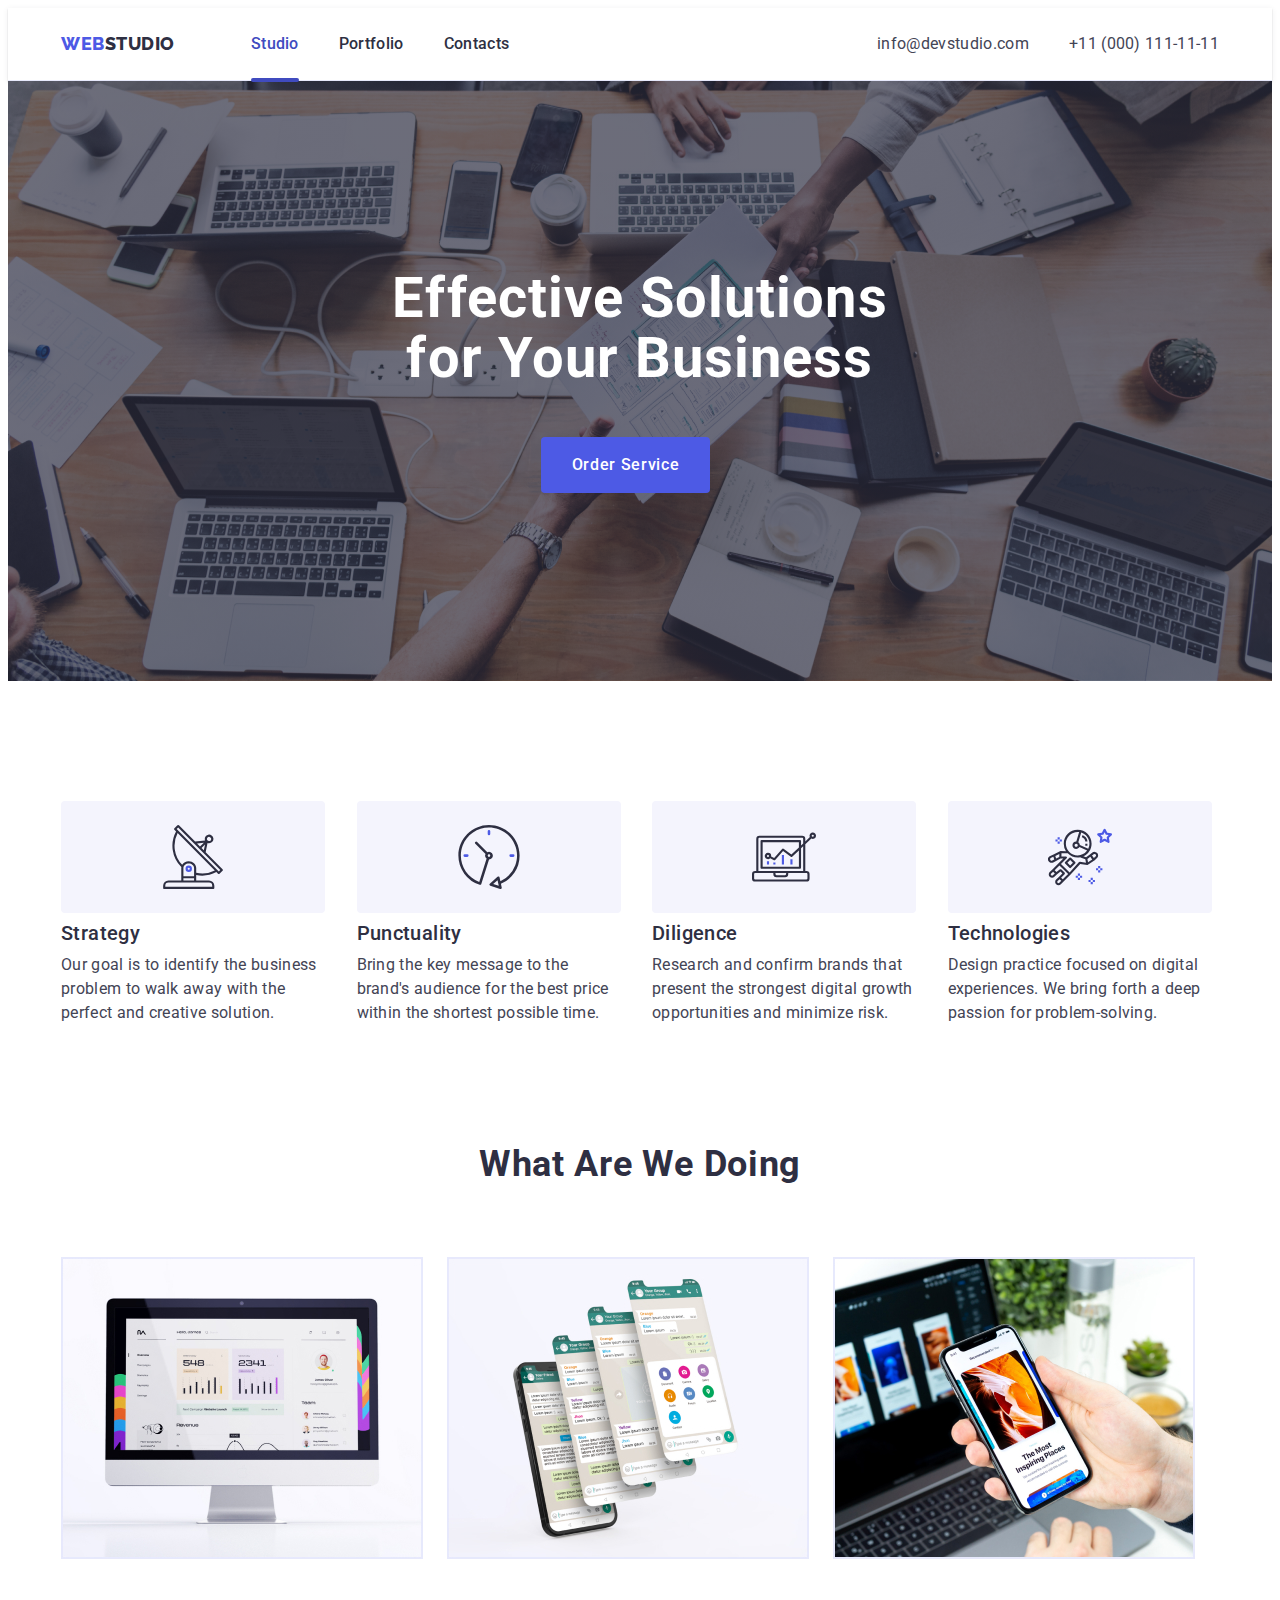
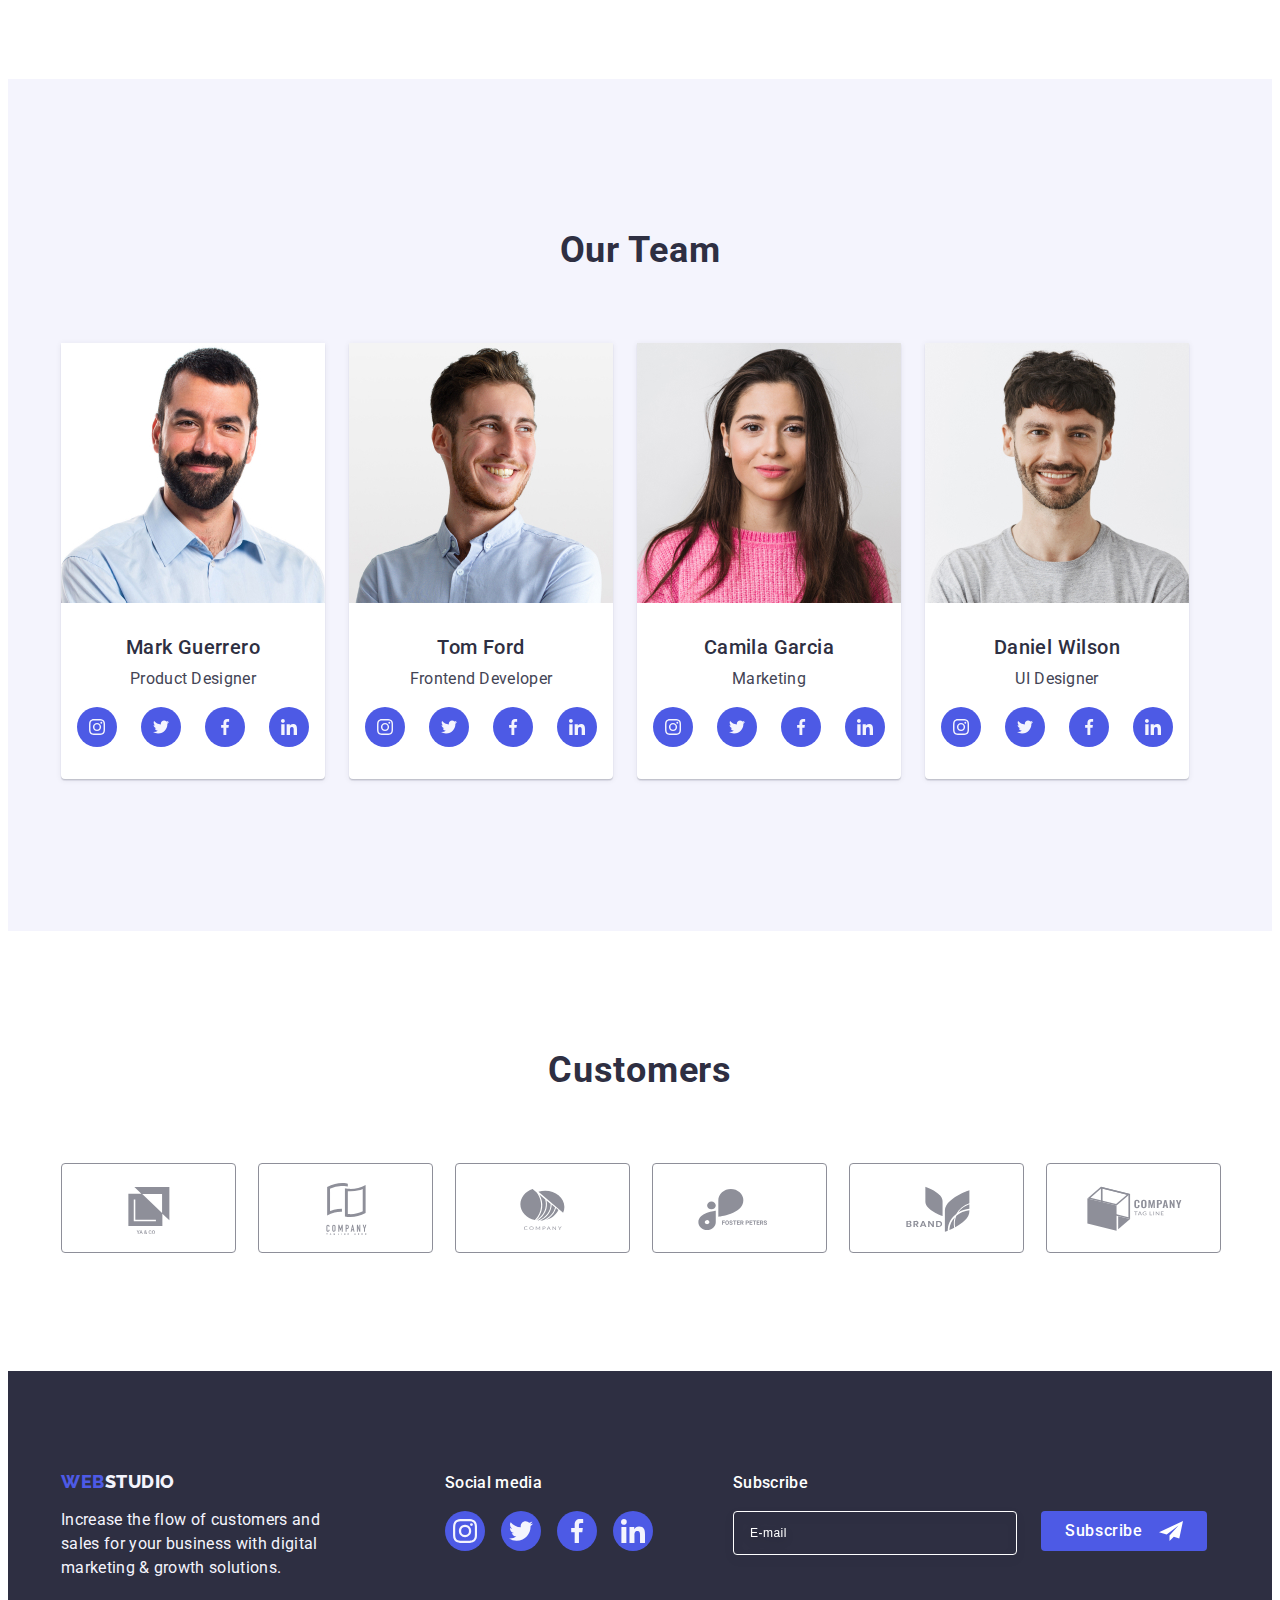
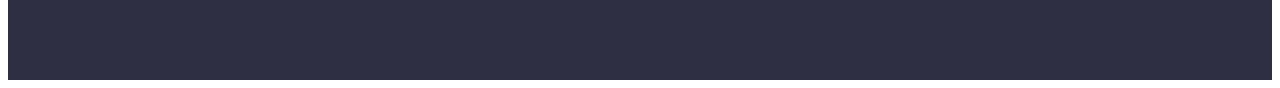
<file: index.html>
<!DOCTYPE html>
<html lang="en">
  <head>
    <meta charset="UTF-8" />
    <meta http-equiv="X-UA-Compatible" content="IE=edge" />
    <meta name="viewport" content="width=device-width, initial-scale=1.0" />
    <link rel="preconnect" href="https://fonts.googleapis.com" />
    <link rel="preconnect" href="https://fonts.gstatic.com" crossorigin />
    <link
      href="https://fonts.googleapis.com/css2?family=Raleway:wght@800&family=Roboto:wght@400;500;700&display=swap"
      rel="stylesheet"
    />
    <title>Web Studio</title>
    <link
      rel="stylesheet"
      href="https://cdnjs.cloudflare.com/ajax/libs/modern-normalize/2.0.0/modern-normalize.min.css"
      integrity="sha512-4xo8blKMVCiXpTaLzQSLSw3KFOVPWhm/TRtuPVc4WG6kUgjH6J03IBuG7JZPkcWMxJ5huwaBpOpnwYElP/m6wg=="
      crossorigin="anonymous"
      referrerpolicy="no-referrer"
    />
    <link
      rel="stylesheet"
      href="https://cdnjs.cloudflare.com/ajax/libs/modern-normalize/2.0.0/modern-normalize.min.css"
      integrity="sha512-4xo8blKMVCiXpTaLzQSLSw3KFOVPWhm/TRtuPVc4WG6kUgjH6J03IBuG7JZPkcWMxJ5huwaBpOpnwYElP/m6wg=="
      crossorigin="anonymous"
      referrerpolicy="no-referrer"
    />
    <link rel="stylesheet" href="./css/style.css" />
  </head>
  <body>
    <header class="header">
      <div class="container header-container">
        <nav class="header-navigation">
          <a href="./index.html" class="header-logo link"
            >Web<span class="logo-word">Studio</span>
          </a>
          <ul class="header-navigation-list list">
            <li class="header-nav link">
              <a href="./index.html" class="header-navigation-link current link"
                >Studio</a
              >
            </li>
            <li class="header-nav link">
              <a href="./portfolio.html" class="header-navigation-link link"
                >Portfolio</a
              >
            </li>
            <li class="header-nav link">
              <a href="" class="header-navigation-link link">Contacts</a>
            </li>
          </ul>
        </nav>
        <address class="main-adress">
          <ul class="header-contacts-wrap list">
            <li class="header-contacts-list link">
              <a
                href="mailto:info@devstudio.com"
                class="header-contacts-link link"
                >info@devstudio.com</a
              >
            </li>
            <li class="header-contacts-list">
              <a href="tel:+110001111111" class="header-contacts-link link"
                >+11 (000) 111-11-11</a
              >
            </li>
          </ul>
        </address>
      </div>
    </header>

    <main class="main">
      <section class="beggining">
        <div class="container beggining-container">
          <h1 class="main-title">Effective Solutions for Your Business</h1>
          <button type="button" class="main-button" data-modal-open>
            Order Service
          </button>
        </div>
      </section>

      <section class="benefits-section">
        <div class="container benefits-container">
          <h2 class="visually-hidden">Benefits</h2>
          <ul class="main-benefits link list">
            <li class="benefits-item">
              <div class="benefits-block">
                <svg class="benefits-svg" width="64" height="64">
                  <use href="./images/icons.svg#icon-antenna"></use>
                </svg>
              </div>
              <h3 class="main-benefits-title">Strategy</h3>
              <p class="main-paragraph-benefits">
                Our goal is to identify the business problem to walk away with
                the perfect and creative solution.
              </p>
            </li>
            <li class="benefits-item">
              <div class="benefits-block">
                <svg class="benefits-svg" width="64" height="64">
                  <use href="./images/icons.svg#icon-clock"></use>
                </svg>
              </div>
              <h3 class="main-benefits-title">Punctuality</h3>
              <p class="main-paragraph-benefits">
                Bring the key message to the brand's audience for the best price
                within the shortest possible time.
              </p>
            </li>
            <li class="benefits-item">
              <div class="benefits-block">
                <svg class="benefits-svg" width="64" height="64">
                  <use href="./images/icons.svg#icon-diagram"></use>
                </svg>
              </div>
              <h3 class="main-benefits-title">Diligence</h3>
              <p class="main-paragraph-benefits">
                Research and confirm brands that present the strongest digital
                growth opportunities and minimize risk.
              </p>
            </li>
            <li class="benefits-item">
              <div class="benefits-block">
                <svg class="benefits-svg" width="64" height="64">
                  <use href="./images/icons.svg#icon-astronaut"></use>
                </svg>
              </div>
              <h3 class="main-benefits-title">Technologies</h3>
              <p class="main-paragraph-benefits">
                Design practice focused on digital experiences. We bring forth a
                deep passion for problem-solving.
              </p>
            </li>
          </ul>
        </div>
      </section>

      <section class="doing-section">
        <div class="container">
          <h2 class="main-section-name">What are we doing</h2>
          <ul class="doing-wrapper list">
            <li class="doing-item">
              <img
                src="./images/img1.jpg"
                alt="Computer"
                width="360"
                height="300"
              />
            </li>
            <li class="doing-item">
              <img
                src="./images/img2.jpg"
                alt="Chat"
                width="360"
                height="300"
              />
            </li>
            <li class="doing-item">
              <img
                src="./images/img3.jpg"
                alt="Phone"
                width="360"
                height="300"
              />
            </li>
          </ul>
        </div>
      </section>

      <section class="main-team">
        <div class="container team-container">
          <h2 class="main-team-name">Our Team</h2>
          <ul class="team-wrap list">
            <li class="team-img">
              <img
                src="./images/imgperson1.jpg"
                alt="Person"
                width="264"
                height="260"
              />
              <div class="team-container-names">
                <h3 class="main-team-subtitle">Mark Guerrero</h3>
                <p class="main-team-text">Product Designer</p>
                <ul class="icon-box list">
                  <li class="team-soc-media link">
                    <a
                      href=""
                      aria-label="instagram"
                      target="_blank"
                      rel="noopener noreferrer"
                      class="team-link"
                    >
                      <svg class="team-svg" width="16" height="16">
                        <use href="./images/icons.svg#icon-instagramteam"></use>
                      </svg>
                    </a>
                  </li>
                  <li class="team-soc-media link">
                    <a
                      href=""
                      aria-label="twitter"
                      target="_blank"
                      rel="noopener noreferrer"
                      class="team-link"
                    >
                      <svg class="team-svg" width="16" height="16">
                        <use href="./images/icons.svg#icon-twitterteam"></use>
                      </svg>
                    </a>
                  </li>
                  <li class="team-soc-media link">
                    <a
                      href=""
                      aria-label="facebook"
                      target="_blank"
                      rel="noopener noreferrer"
                      class="team-link"
                    >
                      <svg class="team-svg" width="16" height="16">
                        <use href="./images/icons.svg#icon-facebookteam"></use>
                      </svg>
                    </a>
                  </li>
                  <li class="team-soc-media link">
                    <a
                      href=""
                      aria-label="linkedin"
                      target="_blank"
                      rel="noopener noreferrer"
                      class="team-link"
                    >
                      <svg class="team-svg" width="16" height="16">
                        <use href="./images/icons.svg#icon-linkedinteam"></use>
                      </svg>
                    </a>
                  </li>
                </ul>
              </div>
            </li>
            <li class="team-img">
              <img
                src="./images/imgperson2.jpg"
                alt="Person"
                width="264"
                height="260"
              />
              <div class="team-container-names">
                <h3 class="main-team-subtitle">Tom Ford</h3>
                <p class="main-team-text">Frontend Developer</p>
                <ul class="icon-box list">
                  <li class="team-soc-media link">
                    <a
                      href=""
                      aria-label="instagram"
                      target="_blank"
                      rel="noopener noreferrer"
                      class="team-link"
                    >
                      <svg class="team-svg" width="16" height="16">
                        <use href="./images/icons.svg#icon-instagramteam"></use>
                      </svg>
                    </a>
                  </li>
                  <li class="team-soc-media link">
                    <a
                      href=""
                      aria-label="twitter"
                      target="_blank"
                      rel="noopener noreferrer"
                      class="team-link"
                    >
                      <svg class="team-svg" width="16" height="16">
                        <use href="./images/icons.svg#icon-twitterteam"></use>
                      </svg>
                    </a>
                  </li>
                  <li class="team-soc-media link">
                    <a
                      href=""
                      aria-label="facebook"
                      target="_blank"
                      rel="noopener noreferrer"
                      class="team-link"
                    >
                      <svg class="team-svg" width="16" height="16">
                        <use href="./images/icons.svg#icon-facebookteam"></use>
                      </svg>
                    </a>
                  </li>
                  <li class="team-soc-media link">
                    <a
                      href=""
                      aria-label="linkedin"
                      target="_blank"
                      rel="noopener noreferrer"
                      class="team-link"
                    >
                      <svg class="team-svg" width="16" height="16">
                        <use href="./images/icons.svg#icon-linkedinteam"></use>
                      </svg>
                    </a>
                  </li>
                </ul>
              </div>
            </li>
            <li class="team-img">
              <img
                src="./images/imgperson3.jpg"
                alt="Person"
                width="264"
                height="260"
              />
              <div class="team-container-names">
                <h3 class="main-team-subtitle">Camila Garcia</h3>
                <p class="main-team-text">Marketing</p>
                <ul class="icon-box list">
                  <li class="team-soc-media link">
                    <a
                      href=""
                      aria-label="instagram"
                      target="_blank"
                      rel="noopener noreferrer"
                      class="team-link"
                    >
                      <svg class="team-svg" width="16" height="16">
                        <use href="./images/icons.svg#icon-instagramteam"></use>
                      </svg>
                    </a>
                  </li>
                  <li class="team-soc-media link">
                    <a
                      href=""
                      aria-label="twitter"
                      target="_blank"
                      rel="noopener noreferrer"
                      class="team-link"
                    >
                      <svg class="team-svg" width="16" height="16">
                        <use href="./images/icons.svg#icon-twitterteam"></use>
                      </svg>
                    </a>
                  </li>
                  <li class="team-soc-media link">
                    <a
                      href=""
                      aria-label="facebook"
                      target="_blank"
                      rel="noopener noreferrer"
                      class="team-link"
                    >
                      <svg class="team-svg" width="16" height="16">
                        <use href="./images/icons.svg#icon-facebookteam"></use>
                      </svg>
                    </a>
                  </li>
                  <li class="team-soc-media link">
                    <a
                      href=""
                      aria-label="linkedin"
                      target="_blank"
                      rel="noopener noreferrer"
                      class="team-link"
                    >
                      <svg class="team-svg" width="16" height="16">
                        <use href="./images/icons.svg#icon-linkedinteam"></use>
                      </svg>
                    </a>
                  </li>
                </ul>
              </div>
            </li>
            <li class="team-img">
              <img
                src="./images/imgperson4.jpg"
                alt="Person"
                width="264"
                height="260"
              />
              <div class="team-container-names">
                <h3 class="main-team-subtitle">Daniel Wilson</h3>
                <p class="main-team-text">UI Designer</p>
                <ul class="icon-box list">
                  <li class="team-soc-media link">
                    <a
                      href=""
                      aria-label="instagram"
                      target="_blank"
                      rel="noopener noreferrer"
                      class="team-link"
                    >
                      <svg class="team-svg" width="16" height="16">
                        <use href="./images/icons.svg#icon-instagramteam"></use>
                      </svg>
                    </a>
                  </li>
                  <li class="team-soc-media link">
                    <a
                      href=""
                      aria-label="twitter"
                      target="_blank"
                      rel="noopener noreferrer"
                      class="team-link"
                    >
                      <svg class="team-svg" width="16" height="16">
                        <use href="./images/icons.svg#icon-twitterteam"></use>
                      </svg>
                    </a>
                  </li>
                  <li class="team-soc-media link">
                    <a
                      href=""
                      aria-label="facebook"
                      target="_blank"
                      rel="noopener noreferrer"
                      class="team-link"
                    >
                      <svg class="team-svg" width="16" height="16">
                        <use href="./images/icons.svg#icon-facebookteam"></use>
                      </svg>
                    </a>
                  </li>
                  <li class="team-soc-media link">
                    <a
                      href=""
                      aria-label="linkedin"
                      target="_blank"
                      rel="noopener noreferrer"
                      class="team-link"
                    >
                      <svg class="team-svg" width="16" height="16">
                        <use href="./images/icons.svg#icon-linkedinteam"></use>
                      </svg>
                    </a>
                  </li>
                </ul>
              </div>
            </li>
          </ul>
        </div>
      </section>

      <section class="customers">
        <div class="container customers-container">
          <h2 class="customers-title">Customers</h2>
          <ul class="cust-list list">
            <li class="cust-item link">
              <a
                href=""
                target="_blank"
                rel="noopener noreferrer"
                class="cust-link"
              >
                <svg class="customers-logos" width="104" height="56">
                  <use href="./images/icons.svg#icon-firstcust"></use></svg
              ></a>
            </li>
            <li class="cust-item link">
              <a
                href=""
                target="_blank"
                rel="noopener noreferrer"
                class="cust-link"
              >
                <svg class="customers-logos" width="104" height="56">
                  <use href="./images/icons.svg#icon-secondcust"></use></svg
              ></a>
            </li>
            <li class="cust-item link">
              <a
                href=""
                target="_blank"
                rel="noopener noreferrer"
                class="cust-link"
              >
                <svg class="customers-logos" width="104" height="56">
                  <use href="./images/icons.svg#icon-thirdcust"></use></svg
              ></a>
            </li>
            <li class="cust-item link">
              <a
                href=""
                target="_blank"
                rel="noopener noreferrer"
                class="cust-link"
              >
                <svg class="customers-logos" width="104" height="56">
                  <use href="./images/icons.svg#icon-fourthcust"></use></svg
              ></a>
            </li>
            <li class="cust-item link">
              <a
                href=""
                target="_blank"
                rel="noopener noreferrer"
                class="cust-link"
              >
                <svg class="customers-logos" width="104" height="56">
                  <use href="./images/icons.svg#icon-fifthcust"></use></svg
              ></a>
            </li>
            <li class="cust-item link">
              <a
                href=""
                target="_blank"
                rel="noopener noreferrer"
                class="cust-link"
              >
                <svg class="customers-logos" width="104" height="56">
                  <use href="./images/icons.svg#icon-sixthcust"></use></svg
              ></a>
            </li>
          </ul>
        </div>
      </section>
    </main>

    <footer class="footer">
      <div class="container footer-container">
        <div class="logo-and-text">
          <a href="./index.html" class="footer-logo link"
            >Web<span class="footer-logo-span">Studio</span>
          </a>
          <p class="footer-text">
            Increase the flow of customers and sales for your business with
            digital marketing & growth solutions.
          </p>
        </div>

        <div class="soc-media-container">
          <p class="soc-footer-text">Social media</p>
          <ul class="footer-icon-list list">
            <li class="icon-link link">
              <a
                href=""
                aria-label="instagram"
                target="_blank"
                rel="noopener noreferrer"
                class="footer-soc"
              >
                <svg class="footer-svg" width="24" height="24">
                  <use href="./images/icons.svg#icon-instagramteam"></use>
                </svg>
              </a>
            </li>
            <li class="icon-link link">
              <a
                href=""
                aria-label="twitter"
                target="_blank"
                rel="noopener noreferrer"
                class="footer-soc"
              >
                <svg class="footer-svg" width="24" height="24">
                  <use href="./images/icons.svg#icon-twitterteam"></use>
                </svg>
              </a>
            </li>
            <li class="icon-link link">
              <a
                href=""
                aria-label="facebook"
                target="_blank"
                rel="noopener noreferrer"
                class="footer-soc"
              >
                <svg class="footer-svg" width="24" height="24">
                  <use href="./images/icons.svg#icon-facebookteam"></use>
                </svg>
              </a>
            </li>
            <li class="icon-link link">
              <a
                href=""
                aria-label="linkedin"
                target="_blank"
                rel="noopener noreferrer"
                class="footer-soc"
              >
                <svg class="footer-svg" width="24" height="24">
                  <use href="./images/icons.svg#icon-linkedinteam"></use>
                </svg>
              </a>
            </li>
          </ul>
        </div>

        <div class="subscribe-box">
          <p class="subscribe-title">Subscribe</p>
          <form class="footer-subscribe">
            <label for="subscribe" class="sub-label">
              <input
                type="email"
                name="footer-email"
                id="subscribe"
                class="input-subscribe"
                placeholder="E-mail"
            /></label>
            <button type="submit" class="subscribe-btn">
              Subscribe
              <svg class="subscribe-icon" width="24" height="24">
                <use href="./images/icons.svg#icon-subscribe"></use>
              </svg>
            </button>
          </form>
        </div>
      </div>
    </footer>
    <div class="backdrop is-hidden" data-modal>
      <div class="modal">
        <button type="button" class="close-btn" data-modal-close>
          <svg class="close-icon" width="8" height="8">
            <use href="./images/icons.svg#icon-close"></use>
          </svg>
        </button>
        <p class="modal-title">Leave your contacts and we will call you back</p>
        <form class="modal-form">
          <div class="modal-field">
            <label for="user-name" class="modal-label">Name</label>
            <div class="input-wrap">
              <input
                type="text"
                name="user-name"
                id="user-name"
                class="modal-input"
              />
              <svg class="modal-svg" width="18" height="24">
                <use href="./images/icons.svg#icon-order-person"></use>
              </svg>
            </div>
          </div>
          <div class="modal-field">
            <label for="phone" class="modal-label">Phone</label>
            <div class="input-wrap">
              <input type="text" name="phone" id="phone" class="modal-input" />
              <svg class="modal-svg" width="18" height="24">
                <use href="./images/icons.svg#icon-order-phone"></use>
              </svg>
            </div>
          </div>
          <div class="modal-field">
            <label for="email" class="modal-label">Email</label>
            <div class="input-wrap">
              <input type="text" name="email" id="email" class="modal-input" />
              <svg class="modal-svg" width="18" height="24">
                <use href="./images/icons.svg#icon-order-mail"></use>
              </svg>
            </div>
          </div>
          <div class="modal-comment">
            <label for="user-comment" class="modal-label">Comment</label>
            <textarea
              name="user-comment"
              id="user-comment"
              placeholder="Text input"
              class="modal-textarea"
            ></textarea>
          </div>
          <div class="modal-checkbox">
            <input
              type="checkbox"
              name="user-privacy"
              id="user-privacy"
              class="input-terms visually-hidden"
              value="true"
            />
            <label for="user-privacy" class="terms-text">
              <span class="user-privacy-span">
                <svg class="terms-icon" width="10" height="8">
                  <use href="./images/icons.svg#icon-terms"></use>
                </svg>
              </span>
              I accept the terms and conditions of the&nbsp;
              <a href="" class="privacy-link">Privacy Policy</a>
            </label>
          </div>
          <button type="submit" class="order-btn">Send</button>
        </form>
      </div>
    </div>
    <script src="./js/modal.js"></script>
  </body>
</html>
</file>
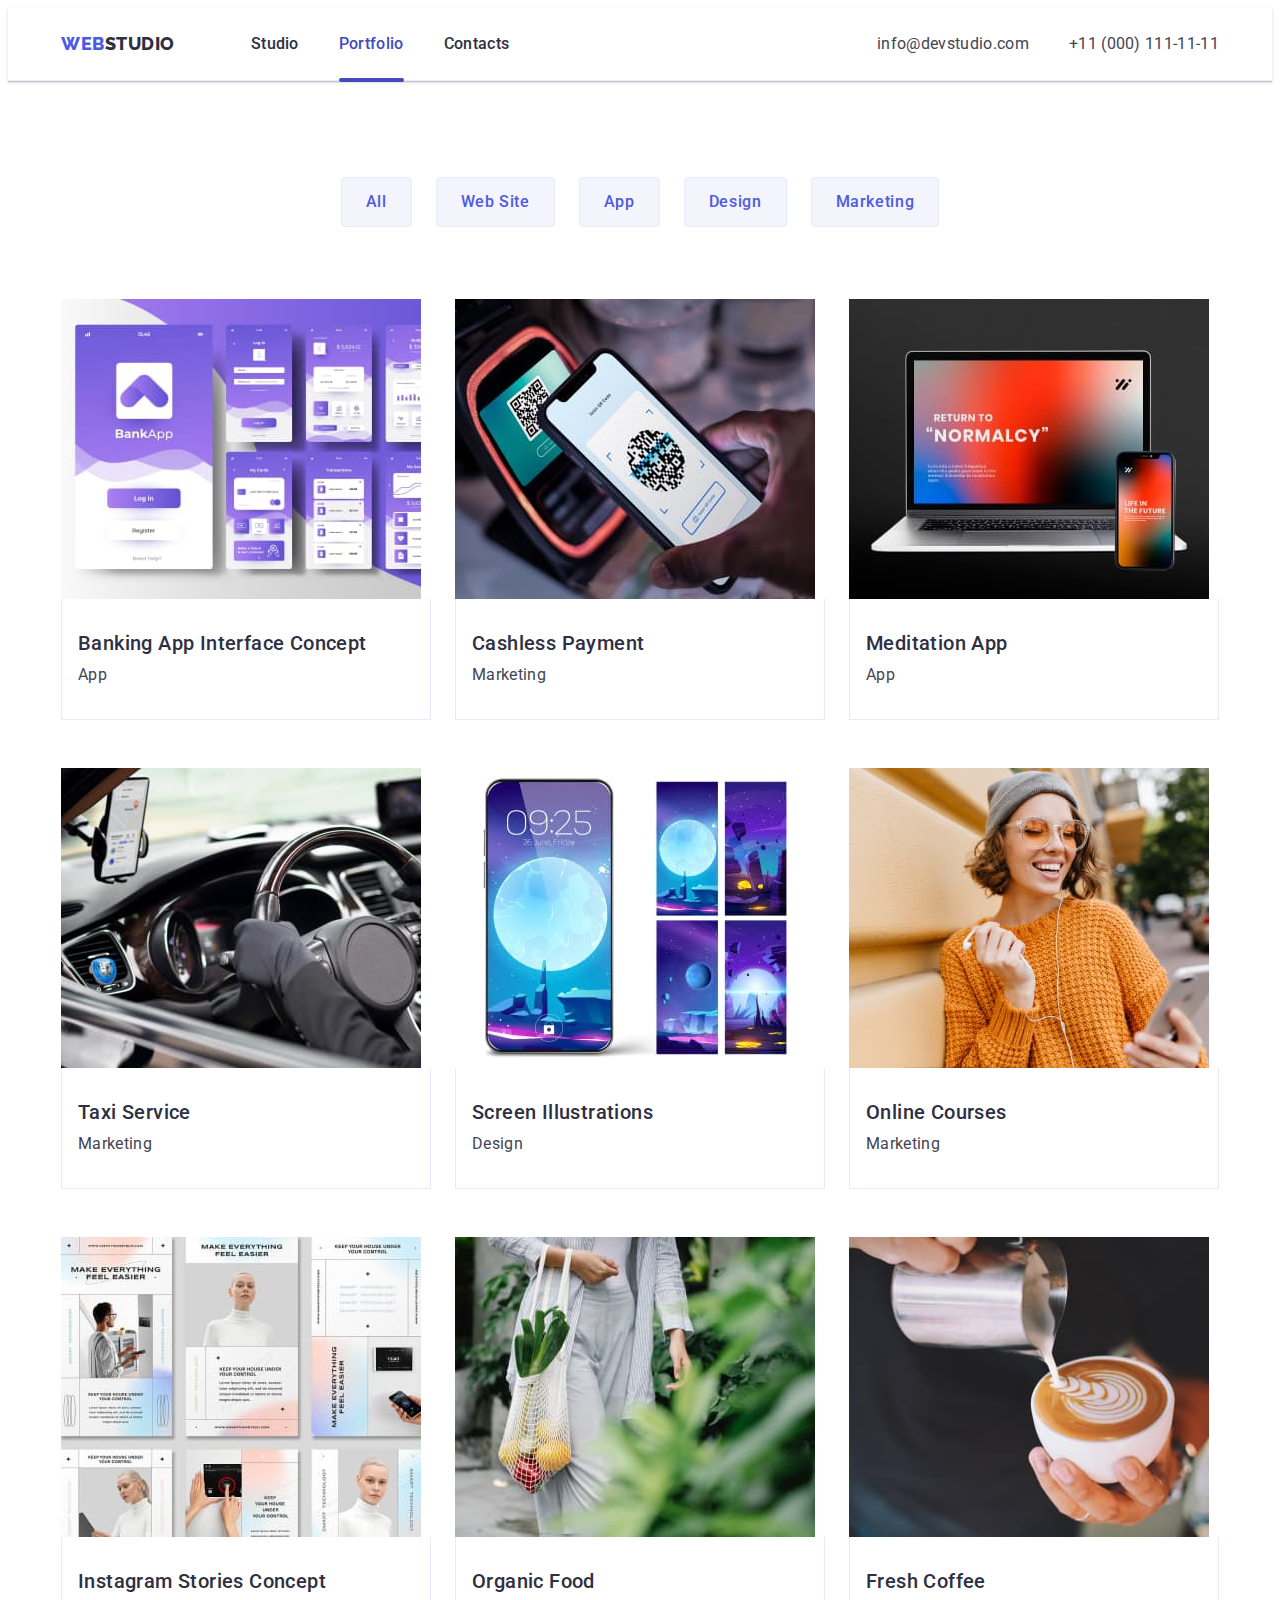
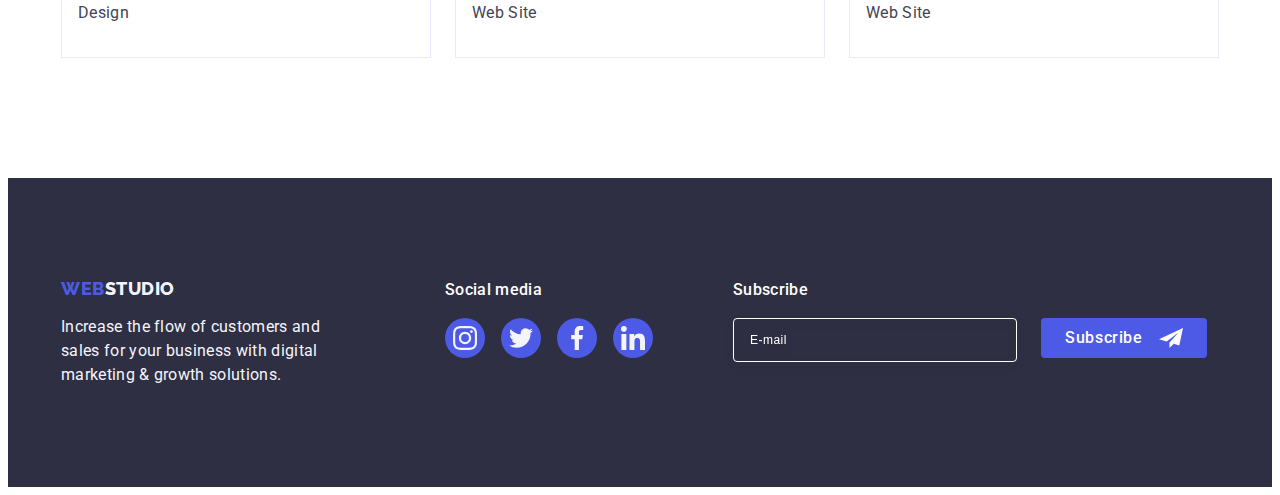
<file: portfolio.html>
<!DOCTYPE html>
<html lang="en">
  <head>
    <meta charset="UTF-8" />
    <meta http-equiv="X-UA-Compatible" content="IE=edge" />
    <meta name="viewport" content="width=device-width, initial-scale=1.0" />
    <link rel="preconnect" href="https://fonts.googleapis.com" />
    <link rel="preconnect" href="https://fonts.gstatic.com" crossorigin />
    <link
      href="https://fonts.googleapis.com/css2?family=Raleway:wght@800&family=Roboto:wght@400;500;700&display=swap"
      rel="stylesheet"
    />
    <title>WebStudio</title>
    <link
      rel="stylesheet"
      href="https://cdnjs.cloudflare.com/ajax/libs/modern-normalize/2.0.0/modern-normalize.min.css"
      integrity="sha512-4xo8blKMVCiXpTaLzQSLSw3KFOVPWhm/TRtuPVc4WG6kUgjH6J03IBuG7JZPkcWMxJ5huwaBpOpnwYElP/m6wg=="
      crossorigin="anonymous"
      referrerpolicy="no-referrer"
    />
    <link rel="stylesheet" href="./css/style.css" />
  </head>
  <body>
    <header class="header">
      <div class="container header-container">
        <nav class="header-navigation">
          <a href="./index.html" class="header-logo link"
            >Web<span class="logo-word">Studio</span>
          </a>
          <ul class="header-navigation-list list">
            <li class="header-nav link">
              <a href="./index.html" class="header-navigation-link link"
                >Studio</a
              >
            </li>
            <li class="header-nav link">
              <a
                href="./portfolio.html"
                class="header-navigation-link current link"
                >Portfolio</a
              >
            </li>
            <li class="header-nav link">
              <a href="" class="header-navigation-link link">Contacts</a>
            </li>
          </ul>
        </nav>
        <address class="port-adress">
          <ul class="header-contacts-wrap list">
            <li class="header-contacts-list link">
              <a
                href="mailto:info@devstudio.com"
                class="header-contacts-link link"
                >info@devstudio.com</a
              >
            </li>
            <li class="header-contacts-list">
              <a href="tel:+110001111111" class="header-contacts-link link"
                >+11 (000) 111-11-11</a
              >
            </li>
          </ul>
        </address>
      </div>
    </header>

    <main>
      <section class="portfolio-select">
        <div class="container">
          <h1 class="visually-hidden">Portfolio</h1>
          <ul class="port-btn-list list">
            <li class="port-btn-item">
              <button type="button" class="portfolio-navigation-button">
                All
              </button>
            </li>
            <li class="port-btn-item">
              <button type="button" class="portfolio-navigation-button">
                Web Site
              </button>
            </li>
            <li class="port-btn-item">
              <button type="button" class="portfolio-navigation-button">
                App
              </button>
            </li>
            <li class="port-btn-item">
              <button type="button" class="portfolio-navigation-button">
                Design
              </button>
            </li>
            <li class="port-btn-item">
              <button type="button" class="portfolio-navigation-button">
                Marketing
              </button>
            </li>
          </ul>

          <ul class="items-menu list">
            <li class="port-select-items">
              <a href="" class="select-link link">
                <div class="select-info-block">
                  <img
                    src="./images/BankAppport1.jpg"
                    alt="Bank App"
                    width="360"
                    height="300"
                  />
                  <p class="select-items-text">
                    14 Stylish and User-Friendly App Design Concepts · Task
                    Manager App · Calorie Tracker App · Exotic Fruit Ecommerce
                    App · Cloud Storage App
                  </p>
                </div>
                <div class="port-article-text">
                  <h2 class="port-article">Banking App Interface Concept</h2>
                  <p class="port-text">App</p>
                </div>
              </a>
            </li>
            <li class="port-select-items">
              <a href="" class="select-link link">
                <div class="select-info-block">
                  <img
                    src="./images/CashlessPayport2.jpg"
                    alt="Cashless Pay"
                    width="360"
                    height="300"
                  />
                  <p class="select-items-text">
                    14 Stylish and User-Friendly App Design Concepts · Task
                    Manager App · Calorie Tracker App · Exotic Fruit Ecommerce
                    App · Cloud Storage App
                  </p>
                </div>
                <div class="port-article-text">
                  <h2 class="port-article">Cashless Payment</h2>
                  <p class="port-text">Marketing</p>
                </div>
              </a>
            </li>
            <li class="port-select-items">
              <a href="" class="select-link link">
                <div class="select-info-block">
                  <img
                    src="./images/MeditationAppport3.jpg"
                    alt="Meditation App"
                    width="360"
                    height="300"
                  />
                  <p class="select-items-text">
                    14 Stylish and User-Friendly App Design Concepts · Task
                    Manager App · Calorie Tracker App · Exotic Fruit Ecommerce
                    App · Cloud Storage App
                  </p>
                </div>
                <div class="port-article-text">
                  <h2 class="port-article">Meditation App</h2>
                  <p class="port-text">App</p>
                </div>
              </a>
            </li>
            <li class="port-select-items">
              <a href="" class="select-link link">
                <div class="select-info-block">
                  <img
                    src="./images/Taxiport4.jpg"
                    alt="Taxi"
                    width="360"
                    height="300"
                  />
                  <p class="select-items-text">
                    14 Stylish and User-Friendly App Design Concepts · Task
                    Manager App · Calorie Tracker App · Exotic Fruit Ecommerce
                    App · Cloud Storage App
                  </p>
                </div>
                <div class="port-article-text">
                  <h2 class="port-article">Taxi Service</h2>
                  <p class="port-text">Marketing</p>
                </div>
              </a>
            </li>
            <li class="port-select-items">
              <a href="" class="select-link link">
                <div class="select-info-block">
                  <img
                    src="./images/Screenport5.jpg"
                    alt="Sreen"
                    width="360"
                    height="300"
                  />
                  <p class="select-items-text">
                    14 Stylish and User-Friendly App Design Concepts · Task
                    Manager App · Calorie Tracker App · Exotic Fruit Ecommerce
                    App · Cloud Storage App
                  </p>
                </div>
                <div class="port-article-text">
                  <h2 class="port-article">Screen Illustrations</h2>
                  <p class="port-text">Design</p>
                </div>
              </a>
            </li>
            <li class="port-select-items">
              <a href="" class="select-link link">
                <div class="select-info-block">
                  <img
                    src="./images/OnlineCoursesport6.jpg"
                    alt="Online courses"
                    width="360"
                    height="300"
                  />
                  <p class="select-items-text">
                    14 Stylish and User-Friendly App Design Concepts · Task
                    Manager App · Calorie Tracker App · Exotic Fruit Ecommerce
                    App · Cloud Storage App
                  </p>
                </div>
                <div class="port-article-text">
                  <h2 class="port-article">Online Courses</h2>
                  <p class="port-text">Marketing</p>
                </div>
              </a>
            </li>
            <li class="port-select-items">
              <a href="" class="select-link link">
                <div class="select-info-block">
                  <img
                    src="./images/Instagramport7.jpg"
                    alt="Instagram stories"
                    width="360"
                    height="300"
                  />
                  <p class="select-items-text">
                    14 Stylish and User-Friendly App Design Concepts · Task
                    Manager App · Calorie Tracker App · Exotic Fruit Ecommerce
                    App · Cloud Storage App
                  </p>
                </div>
                <div class="port-article-text">
                  <h2 class="port-article">Instagram Stories Concept</h2>
                  <p class="port-text">Design</p>
                </div>
              </a>
            </li>
            <li class="port-select-items">
              <a href="" class="select-link link">
                <div class="select-info-block">
                  <img
                    src="./images/OrganicFoodport8.jpg"
                    alt="Organic food"
                    width="360"
                    height="300"
                  />
                  <p class="select-items-text">
                    14 Stylish and User-Friendly App Design Concepts · Task
                    Manager App · Calorie Tracker App · Exotic Fruit Ecommerce
                    App · Cloud Storage App
                  </p>
                </div>
                <div class="port-article-text">
                  <h2 class="port-article">Organic Food</h2>
                  <p class="port-text">Web Site</p>
                </div>
              </a>
            </li>
            <li class="port-select-items">
              <a href="" class="select-link link">
                <div class="select-info-block">
                  <img
                    src="./images/FreshCoffeeport9.jpg"
                    alt="Fresh coffee"
                    width="360"
                    height="300"
                  />
                  <p class="select-items-text">
                    14 Stylish and User-Friendly App Design Concepts · Task
                    Manager App · Calorie Tracker App · Exotic Fruit Ecommerce
                    App · Cloud Storage App
                  </p>
                </div>
                <div class="port-article-text">
                  <h2 class="port-article">Fresh Coffee</h2>
                  <p class="port-text">Web Site</p>
                </div>
              </a>
            </li>
          </ul>
        </div>
      </section>
    </main>

    <footer class="footer">
      <div class="container footer-container">
        <div class="logo-and-text">
          <a href="./index.html" class="footer-logo link"
            >Web<span class="footer-logo-span">Studio</span>
          </a>
          <p class="footer-text">
            Increase the flow of customers and sales for your business with
            digital marketing & growth solutions.
          </p>
        </div>

        <div class="soc-media-container">
          <p class="soc-footer-text">Social media</p>
          <ul class="footer-icon-list list">
            <li class="icon-link link">
              <a
                href=""
                aria-label="instagram"
                target="_blank"
                rel="noopener noreferrer"
                class="footer-soc"
              >
                <svg class="footer-svg" width="24" height="24">
                  <use href="./images/icons.svg#icon-instagramteam"></use>
                </svg>
              </a>
            </li>
            <li class="icon-link link">
              <a
                href=""
                aria-label="twitter"
                target="_blank"
                rel="noopener noreferrer"
                class="footer-soc"
              >
                <svg class="footer-svg" width="24" height="24">
                  <use href="./images/icons.svg#icon-twitterteam"></use>
                </svg>
              </a>
            </li>
            <li class="icon-link link">
              <a
                href=""
                aria-label="facebook"
                target="_blank"
                rel="noopener noreferrer"
                class="footer-soc"
              >
                <svg class="footer-svg" width="24" height="24">
                  <use href="./images/icons.svg#icon-facebookteam"></use>
                </svg>
              </a>
            </li>
            <li class="icon-link link">
              <a
                href=""
                aria-label="linkedin"
                target="_blank"
                rel="noopener noreferrer"
                class="footer-soc"
              >
                <svg class="footer-svg" width="24" height="24">
                  <use href="./images/icons.svg#icon-linkedinteam"></use>
                </svg>
              </a>
            </li>
          </ul>
        </div>

        <div class="subscribe-box">
          <p class="subscribe-title">Subscribe</p>
          <form class="footer-subscribe">
            <label for="subscribe" class="sub-label">
              <input
                type="email"
                name="footer-email"
                id="subscribe"
                class="input-subscribe"
                placeholder="E-mail"
            /></label>
            <button type="submit" class="subscribe-btn">
              Subscribe
              <svg class="subscribe-icon" width="24" height="24">
                <use href="./images/icons.svg#icon-subscribe"></use>
              </svg>
            </button>
          </form>
        </div>
      </div>
    </footer>
  </body>
</html>
</file>
<file: css/style.css>
:root {
    --navy-blue: #2E2F42;
    --slate: #434455;
    --white: #FFFFFF;
    --cloud: #F4F4FD;
    --ocean: #404BBF;
    --iris: #4D5AE5;
    --cornflower: #E7E9FC;
    --green: #31D0AA;
    --light-slate: #8E8F99;
    --transition: 250ms cubic-bezier(0.4, 0, 0.2, 1);
}

body {
    font-family: 'Roboto', sans-serif;
    color: var(--slate);
    background-color: var(--white);
}

p,
h1,
h2,
h3,
h4,
h5,
h6 {
    margin-top: 0;
    margin-bottom: 0;
}

a {
    text-decoration: none;
}

ul {
    list-style-type: none;
    margin-top: 0;
    margin-bottom: 0;
    padding-left: 0;
}

img {
    display: block;
}

.list {
    list-style: none
}

.link {
    list-style-type: none;
    text-decoration: none;
}

.container {
    width: 1158px;
    margin: 0 auto;
    padding: 0 15px;
}


.visually-hidden {
    position: absolute;
    width: 1px;
    height: 1px;
    margin: -1px;
    border: 0;
    padding: 0;
    white-space: nowrap;
    clip-path: inset(100%);
    clip: rect(0 0 0 0);
    overflow: hidden;
}

/**-------------------HEADER-------------------**/
.header {
    border-bottom: 1px solid var(--cornflower);
    box-shadow: 0px 2px 1px rgba(46, 47, 66, 0.08), 0px 1px 1px rgba(46, 47, 66, 0.16), 0px 1px 6px rgba(46, 47, 66, 0.08);
}

.header-navigation {
    display: flex;
    align-items: center;
}

.header-container {
    display: flex;
    align-content: center;
    align-items: center;
    /* padding: 24px 0; */
    /* padding-top: 24px;
    padding-bottom: 24px; */
}

.main-adress {
    font-style: normal;
    margin-left: auto;
    /* margin-left: 332px; */
}

.header-navigation-list {
    display: flex;
    gap: 40px;
    transition: color var(--transition);
}

.header-navigation-link {
    padding: 24px 0;
    
    transition: color 250ms cubic-bezier(0.4, 0, 0.2, 1);
}

.header-contacts-wrap {
    display: flex;
    gap: 40px;
    /* padding: 24px 0; */
}

.header-contacts-link {
    font-size: 16px;
    line-height: 1.5;
    letter-spacing: 0.02em;
    color: var(--slate);
    text-decoration: none;
    padding: 24px 0;
    transition: color 250ms cubic-bezier(0.4, 0, 0.2, 1);
}

.header-contacts-link:hover,
.header-contacts-link:focus {
    color: var(--ocean);
    transition: var(--transition);
}

.header-contacts-list {
    transition: color 250ms cubic-bezier(0.4, 0, 0.2, 1);
}

.header-nav {
    font-weight: 500;
    font-size: 16px;
    line-height: 1.5;
    letter-spacing: 0.02em;
    color: var(--navy-blue);
    padding: 24px 0;
}

.header-logo {
    font-family: 'Raleway', sans-serif;
    font-weight: 800;
    font-size: 18px;
    line-height: 1.17;
    letter-spacing: 0.03em;
    text-transform: uppercase;
    color: var(--iris);
    text-decoration: none;
    margin-right: 76px

}


.logo-word {
    color: var(--navy-blue);
}

.header-navigation-link {
    font-weight: 500;
    font-size: 16px;
    line-height: 1.5;
    letter-spacing: 0.02em;
    color: var(--navy-blue);
    text-decoration: none;
}

.current {
    position: relative;
    color: var(--ocean)
}

.current::after {
    content: '';
    position: absolute;
    left: 0px;
    top: 68px;
    width: 100%;
    height: 4px;
    border-radius: 2px;
    background-color: var(--ocean);
    bottom: -1px;
}

.header-navigation-link:hover,
.header-navigation-link:focus {
    color: var(--ocean);
    transition: var(--transition);
}

/**-----------------MAIN---------------------**/


.beggining {
    background-color: var(--navy-blue);
    background-image: linear-gradient(rgba(46, 47, 66, 0.7), rgba(46, 47, 66, 0.7)),  url(../images/mainbg.jpg);
    padding-top: 188px;
    padding-bottom: 188px;
    background-repeat: no-repeat;
    background-position: center;
    background-size: cover;
    max-width: 1440px;
    margin: 0 auto;
}

.main-title {
    font-weight: 700;
    font-size: 56px;
    line-height: 1.07;
    text-align: center;
    letter-spacing: 0.02em;
    color: var(--white);
    max-width: 496px;
    margin-left: auto;
    margin-right: auto;
}

.main-button {
    min-width: 169px;
    height: 56px;
    font-family: inherit;
    font-weight: 500;
    font-size: 16px;
    line-height: 1.5;
    letter-spacing: 0.04em;
    color: var(--white);
    background-color: var(--iris);
    cursor: pointer;
    display: block;
    border-radius: 4px;
    border: none;
    margin-top: 48px;
    margin-left: 480px;
    transition: background-color var(--transition);
}

.main-button:hover,
.main-button:focus {
    background-color: var(--ocean);
    transition: var(--transition);
}

.benefits-block {
    width: 264px;
    height: 112px;
    background: var(--cloud);
    border-radius: 4px;
    margin-bottom: 8px;
    display: flex;
    align-items: center;
    justify-content: center;
}


.benefits-section {
    padding: 120px 0;
}

.main-benefits {
    display: flex;
    gap: 40px;
}


.main-benefits-title {
    font-weight: 500;
    font-size: 20px;
    line-height: 1.2;
    letter-spacing: 0.02em;
    color: var(--navy-blue);
    margin-bottom: 8px;
}

.main-paragraph-benefits {
    font-size: 16px;
    line-height: 1.5;
    letter-spacing: 0.02em;
    width: 264px;
}


.main-benefits {
    display: flex;
    gap: 24px;
}

.benefits-item {
    width: calc((100% - 24px * 3) / 4);
}

.main-section-name {
    font-weight: 700;
    font-size: 36px;
    line-height: 1.11;
    text-align: center;
    letter-spacing: 0.02em;
    text-transform: capitalize;
    color: var(--navy-blue);
    margin-bottom: 72px;
}

.doing-section {
    padding-bottom: 120px;
}

.doing-wrapper {
    display: flex;
    gap: 24px;
}

.doing-item {
    width: 360px;
    border: 1px solid #E7E9FC;
}

.team-container {
    padding: 32px 0;
}

.team-wrap {
    display: flex;
    gap: 24px;
}

.main-team {
    background-color: var(--cloud);
    padding: 120px 0;
}

.main-team-subtitle {
    font-weight: 500;
    font-size: 20px;
    line-height: 1.2;
    letter-spacing: 0.02em;
    color: var(--navy-blue);
    margin-bottom: 8px;
    text-align: center;
}

.main-team-name {
    font-weight: 700;
    font-size: 36px;
    line-height: 1.11;
    text-align: center;
    letter-spacing: 0.02em;
    text-transform: capitalize;
    color: var(--navy-blue);
    margin-bottom: 72px;
}


.team-img {
    margin-top: 0;
    margin-right: 0;
    width: 264px;
    background-color: var(--white);
    border-radius: 0px 0px 4px 4px;
    box-shadow: 0px 1px 6px rgba(46, 47, 66, 0.08), 0px 1px 1px rgba(46, 47, 66, 0.16), 0px 2px 1px rgba(46, 47, 66, 0.08);
}

.team-container-names {
    padding: 32px 0;
}

.team-link:hover, .team-link:focus {
    background-color: var(--ocean);
}

.team-svg {
    fill: var(--cloud);
}

.main-team-text {
    line-height: 1.5;
    letter-spacing: 0.02em;
    text-align: center;
}

.icon-box {
    display: flex;
    justify-content: center;
    gap: 24px;
    margin-top: 8px;
}

.team-soc-media {
    width: 40px;
    height: 40px;
    margin-top: 8px;
    transition: border-color 250ms cubic-bezier(0.4, 0, 0.2, 1), color 250ms cubic-bezier(0.4, 0, 0.2, 1);
}

.team-link {
    width: 100%;
    height: 100%;
    background-color: var(--iris);
    border-radius: 50%;
    display: flex;
    align-items: center;
    justify-content: center;
    transition: background-color 250ms cubic-bezier(0.4, 0, 0.2, 1);
}

.team-link:hover, .team-link:focus {
    background-color: var(--ocean);
}


.cust-list {
    display: flex;
    gap: 24px;
}

.customers {
    padding-top: 120px;
    padding-bottom: 120px;
}

.customers-title {
    font-weight: 700;
    font-size: 36px;
    line-height: 1.11;
    text-align: center;
    letter-spacing: 0.02em;
    text-transform: capitalize;
    color: var(--navy-blue);
    margin-bottom: 72px;
}

.cust-item {
    width: calc((100% - 120px) / 6);
    height: 88px;
    /* transition: border-color 250ms cubic-bezier(0.4, 0, 0.2, 1), color 250ms cubic-bezier(0.4, 0, 0.2, 1); */
}

.customers-logos {
    fill: currentColor;
}

.cust-link {
    width: 100%;
    height: 100%;
    border: 1px solid var(--light-slate);
    border-radius: 4px;
    display: flex;
    align-items: center;
    justify-content: center;
    color: var(--light-slate);
    transition: border-color 250ms cubic-bezier(0.4, 0, 0.2, 1), color 250ms cubic-bezier(0.4, 0, 0.2, 1);
}

.cust-link:hover, .cust-link:focus {
    border-color: var(--ocean);
    color: var(--ocean);
}

.customers-box:hover, .customers-box:focus {
    border: 1px solid var(--ocean);
    border-radius: 4px;
    transition: var(--transition);
}

.all-customers-box {
    display: flex;
    gap: 24px;
    align-items: center;
    justify-content: center;
    margin-top: 72px;
}


/**---------------------PORTFOLIO-------------------**/
.portfolio-select {
    padding-top: 96px;
    padding-bottom: 120px;
}

.port-adress {
    font-style: normal;
    margin-left: auto;
}

.portfolio-navigation-button {
    font-family: "Roboto", sans-serif;
    font-weight: 500;
    font-size: 16px;
    line-height: 1.5;
    letter-spacing: 0.04em;
    color: var(--iris);
    text-decoration: none;
    background-color: var(--cloud);
    cursor: pointer;
    border: 1px solid #E7E9FC;
    border-radius: 4px;
    padding: 12px 24px;
    transition: color 250ms cubic-bezier(0.4, 0, 0.2, 1), background-color 250ms cubic-bezier(0.4, 0, 0.2, 1), border-color 250ms cubic-bezier(0.4, 0, 0.2, 1), box-shadow 250ms cubic-bezier(0.4, 0, 0.2, 1);
}

.port-btn-list {
    display: flex;
    justify-content: center;
    gap: 24px;
    margin-bottom: 72px;
}

.portfolio-navigation-button:hover,
.portfolio-navigation-button:focus {
    color: var(--white);
    background-color: var(--ocean);
    border: 1px solid transparent;
    box-shadow: 0px 3px 1px rgba(0, 0, 0, 0.1), 0px 2px 1px rgba(0, 0, 0, 0.08), 0px 2px 2px rgba(0, 0, 0, 0.12);
    border-radius: 4px;
    transition: var(--transition);
}

.items-menu {
    display: flex;
    justify-content: center;
    flex-wrap: wrap;
    column-gap: 24px;
    row-gap: 48px;
}

.port-select-items {
    background-color: var(--white);
    width: calc((100% - 48px) / 3);
    
}

.port-select-items:hover .item-box {
    transform: translateY(0);
}


.select-link {
    display: block;
    transition: box-shadow 250ms cubic-bezier(0.4, 0, 0.2, 1);
}

.select-link:hover, .select-link:focus {
    box-shadow: 0px 1px 6px rgba(46, 47, 66, 0.08), 0px 1px 1px rgba(46, 47, 66, 0.16), 0px 2px 1px rgba(46, 47, 66, 0.08);
}

.select-link:hover .select-items-text {
    transform: translateY(0%);
}

.select-link:focus .select-items-text {
    transform: translateY(0%);
}

.select-info-block {
    position: relative;
    overflow: hidden;
}

.select-items-text {
    position: absolute;
    top: 0;
    padding: 40px 32px;
    width: 100%;
    height: 100%;
    font-size: 16px;
    line-height: 1.5;
    letter-spacing: 0.02em;
    color: var(--cloud);
    background-color: var(--iris);
    transform: translateY(100%);
    transition: transform 250ms cubic-bezier(0.4, 0, 0.2, 1);
}

/* .item-box {
    position: absolute;
    background: var(--iris);
    top: 0;
    left: 0;
    padding: 40px 32px 164px;
    transform: translateY(100%);
    transition: transform var(--transition);
} */


.port-article-text {
    padding: 32px 16px;
    border: 1px solid #e7e9fc;
    border-top: none;
}

.port-article {
    font-weight: 500;
    font-size: 20px;
    line-height: 1.2;
    letter-spacing: 0.02em;
    color: var(--navy-blue);
    margin-bottom: 8px;
}

.port-text {
    font-size: 16px;
    line-height: 1.5;
    letter-spacing: 0.02em;
    color: var(--slate);
}

/**-------------------FOOTER-------------------**/

.footer {
    background-color: var(--navy-blue);
    padding: 100px 0;
}

.footer-container {
    display: flex;
    align-items: baseline;
}


.footer-logo {
    font-family: 'Raleway', sans-serif;
    font-weight: 800;
    font-size: 18px;
    line-height: 1.17;
    letter-spacing: 0.03em;
    text-transform: uppercase;
    color: var(--iris);
    display: inline-block;
    margin-bottom: 16px;
}


.footer-logo-span {
    color: var(--cloud);
}



.footer-text {
    line-height: 1.5;
    letter-spacing: 0.02em;
    color: var(--cloud);
    max-width: 264px;
}

.logo-and-text {
    margin-right: 120px;
}

.footer-icon-list {
    display: flex;
    gap: 16px;
}

.icon-link {
    width: 40px;
    height: 40px;
}

.footer-soc {
    width: 100%;
    height: 100%;
    background-color: var(--iris);
    border-radius: 50%;
    display: flex;
    align-items: center;
    justify-content: center;
    transition: background-color 250ms cubic-bezier(0.4, 0, 0.2, 1);
}

.footer-soc:hover,
.footer-soc:focus {
    background-color: var(--green);
}

.footer-svg {
    fill: var(--cloud)
}

.footer-icons:hover, .footer-icons:focus {
    background-color: var(--green);
}

/* .soc-media-container {
    margin-right: 80px;
} */

.soc-footer-text {
    font-weight: 500;
    font-size: 16px;
    line-height:1.5;
    letter-spacing: 0.02em;
    color: var(--white);
    margin-bottom: 16px;
}

.footer-subscribe {
    display: flex;
    /* margin-left: 80px; */
    gap: 24px;
}

.subscribe {
    display: flex;
    /* margin-top: 16px; */
}

.subscribe-title {
    margin-bottom: 16px;
    font-weight: 500;
    font-size: 16px;
    line-height: 1.5;
    letter-spacing: 0.02em;
    color: var(--white);
    /* margin-left: 80px; */
}

.sub-label {
    gap: 24px;
}

.input-subscribe {
    background-color: transparent;
    border: 1px solid #FFFFFF;
    filter: drop-shadow(0px 4px 4px rgba(0, 0, 0, 0.15));
    border-radius: 4px;
    width: 264px;
    height: 40px;
    color: var(--white);
    padding-left: 16px;
    background-color: transparent;
    font-size: 12px;
    letter-spacing: 0.04em;
    line-height: 1.5;
    color: var(--white);
}

.input-subscribe::placeholder {
    color: var(--white);
}

.subscribe-box {
    margin-left: 80px;
}

.subscribe-btn {
    font-family: "Roboto", sans-serif;
    min-width: 165px;
    height: 40px;
    background: var(--iris);
    border-radius: 4px;
    font-weight: 500;
    font-size: 16px;
    line-height: 1.5;
    display: flex;
    align-items: center;
    text-align: center;
    justify-content: center;
    letter-spacing: 0.04em;
    color: var(--white);
    /* margin-left: 24px; */
    border: none;
    padding: 8px 24px;
    cursor: pointer;
}

.subscribe-btn:hover, .subscribe-btn:focus {
    background-color: var(--ocean);
}

.subscribe-icon {
    fill: var(--white);
    margin-left: 16px;
}

.backdrop {
    position: fixed;
    top: 0;
    z-index: 999;
    width: 100%;
    height: 100%;
    /* background-color: rgba(46, 47, 66, 0.7); */
    background-color: rgba(46, 47, 66, 0.4);
    transition: opacity cubic-bezier(0.4, 0, 0.2, 1) 250ms, visibility cubic-bezier(0.4, 0, 0.2, 1) 250ms;
}

.modal {
    position: absolute;
    width: 408px;
    min-height: 584px;
    left: 50%;
    top: 50%;
    transform: translate(-50%, -50%);
    transition: transform var(--transition);
    background: #FCFCFC;
    box-shadow: 0px 1px 1px rgba(0, 0, 0, 0.14), 0px 1px 3px rgba(0, 0, 0, 0.12), 0px 2px 1px rgba(0, 0, 0, 0.2);
    border-radius: 4px;
    padding: 72px 24px 24px 24px;
}


.close-btn {
    width: 24px;
    height: 24px;
    position: absolute;
    top: 24px;
    right: 24px;
    bottom: 536px;
    left: 360px;
    background-color: var(--cornflower);
    border: 1px solid rgba(0, 0, 0, 0.1);
    border-radius: 50%;
    cursor: pointer;
    display: flex;
    align-items: center;
    justify-content: center;
    padding: 0;
    transition: background-color 250ms cubic-bezier(0.4, 0, 0.2, 1), border 250ms cubic-bezier(0.4, 0, 0.2, 1);
}

.close-btn:hover, .close-btn:focus {
    background-color: var(--ocean);
    border: none;
    fill: var(--white);
    transition: background-color 250ms cubic-bezier(0.4, 0, 0.2, 1), border 250ms cubic-bezier(0.4, 0, 0.2, 1);
}

.close-icon {
    transition: fill 250ms cubic-bezier(0.4, 0, 0.2, 1);
}

.is-hidden {
    visibility: hidden;
    opacity: 0;
    pointer-events: none;
}

.modal-title {
    font-weight: 500;
    font-size: 16px;
    line-height: 1.5;
    text-align: center;
    letter-spacing: 0.02em;
    color: var(--navy-blue);
    margin-bottom: 16px;
}

.modal-field {
    margin-bottom: 8px;
}

.modal-label {
    display: block;
    font-size: 12px;
    line-height: 1.17;
    letter-spacing: 0.04em;
    color: var(--light-slate);
    margin-bottom: 4px;
}

.modal-input {
    width: 100%;
    height: 40px;
    border: 1px solid rgba(46, 47, 66, 0.4);
    border-radius: 4px;
    padding-left: 38px;
    background-color: transparent;
    outline: transparent;
    transition: border-color 250ms cubic-bezier(0.4, 0, 0.2, 1);    
}

.modal-input:focus {
    border-color: var(--iris);
    transition: border-color 250ms cubic-bezier(0.4, 0, 0.2, 1);
}

.modal-input:focus+.modal-svg {
    fill: var(--iris);
    transition: border-color 250ms cubic-bezier(0.4, 0, 0.2, 1);
}

.input-wrap {
    position: relative;
}

.modal-svg {
    position: absolute;
    left: 16px;
    top: 50%;
    transform: translateY(-50%);
    fill: var(--navy-blue);
    transition: fill 250ms cubic-bezier(0.4, 0, 0.2, 1);
}

/* .modal-textarea {
    width: 100%;
    height: 120px;
    border: 1px solid rgba(46, 47, 66, 0.4);
    border-radius: 4px;
    
} */

.modal-comment {
    margin-top: 8px;
    margin-bottom: 16px;
}

.modal-textarea {
    width: 100%;
    height: 120px;
    border: 1px solid rgba(46, 47, 66, 0.4);
    border-radius: 4px;
    margin-top: 4px;
    background-color: transparent;
    outline: transparent;
    resize: none;
    padding: 8px 16px;
    font-size: 12px;
    line-height: 1.17;
    letter-spacing: 0.04em;
    color: rgba(46, 47, 66, 0.4);
    background-color: transparent;
    transition: border-color 250ms cubic-bezier(0.4, 0, 0.2, 1);
}

.modal-textarea:focus {
    border-color: var(--iris);
    transition: background-color 250ms cubic-bezier(0.4, 0, 0.2, 1), border 250ms cubic-bezier(0.4, 0, 0.2, 1);
}

.modal-checkbox {
    margin-bottom: 24px;
}

.terms-text {
    font-size: 12px;
    line-height: 1.17;
    letter-spacing: 0.04em;
    color: var(--light-slate);
    align-items: center;
}

.user-privacy-span {
    width: 16px;
    height: 16px;
    border: 1px solid rgba(46, 47, 66, 0.4);
    border-radius: 2px;
    margin-right: 8px;
    display: inline-flex;
    align-items: center;
    justify-content: center;
    fill: transparent;
    transition: background-color 250ms cubic-bezier(0.4, 0, 0.2, 1), border 250ms cubic-bezier(0.4, 0, 0.2, 1), fill 250ms cubic-bezier(0.4, 0, 0.2, 1);
}

.terms-text a {
    color: var(--iris);
    text-decoration: underline;
}

.input-terms:checked+.terms-text span {
    background-color: var(--ocean);
    border: none;
    fill: var(--cloud);
}

.input-terms:focus+.terms-text span {
    border-color: var(--ocean);
    transition: background-color 250ms cubic-bezier(0.4, 0, 0.2, 1), border 250ms cubic-bezier(0.4, 0, 0.2, 1);
}


.order-btn {
    min-width: 169px;
    height: 56px;
    background: var(--iris);
    box-shadow: 0px 4px 4px rgba(0, 0, 0, 0.15);
    border: none;
    border-radius: 4px;

    font-weight: 500;
    font-size: 16px;
    line-height: 1.5;
    display: block;
    align-items: center;
    text-align: center;
    letter-spacing: 0.04em;
    color: var(--white);
    padding: 16px 66px;
    cursor: pointer;
    margin: 0 auto;
    /* margin-bottom: 24px;
    margin-top: 24px; */
    transition: background-color 250ms cubic-bezier(0.4, 0, 0.2, 1);
}

.order-btn:hover, .order-btn:focus {
    background-color: var(--ocean);
    transition: background-color 250ms cubic-bezier(0.4, 0, 0.2, 1), border 250ms cubic-bezier(0.4, 0, 0.2, 1);
}
</file>
